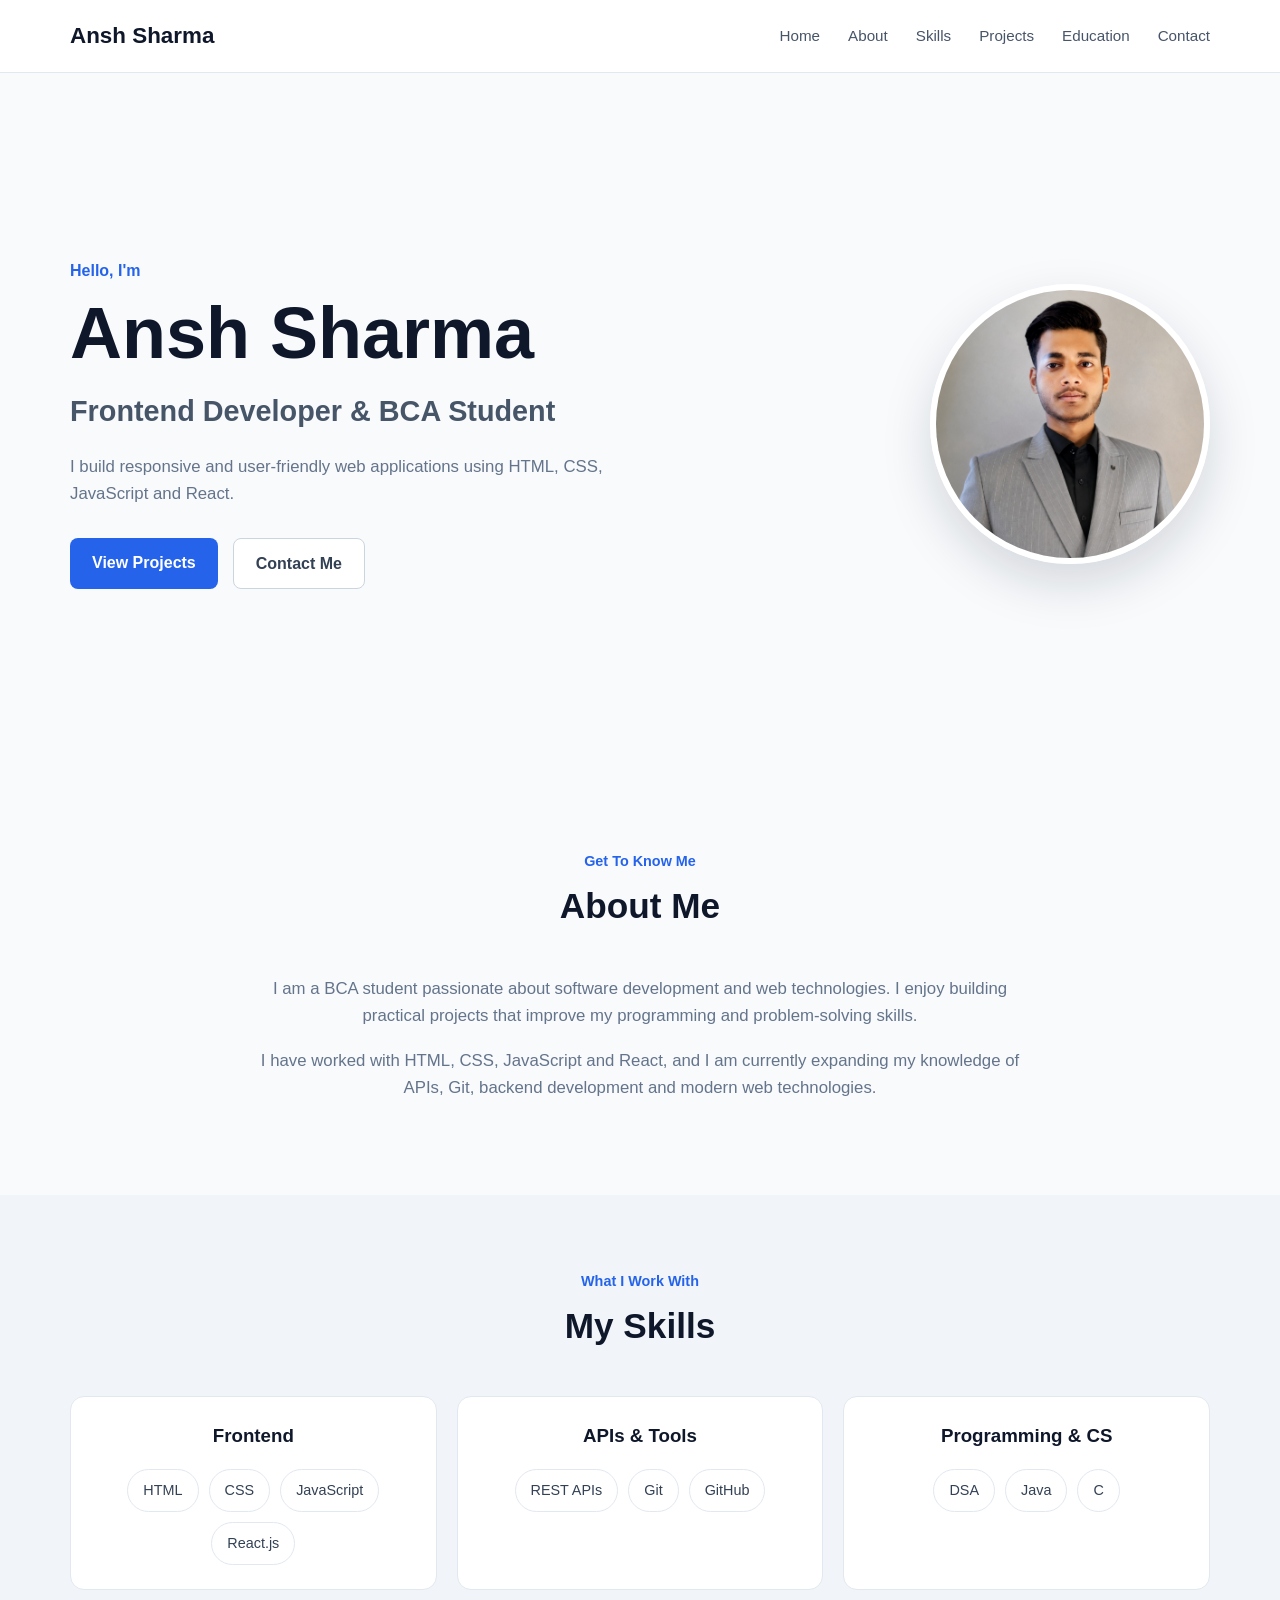
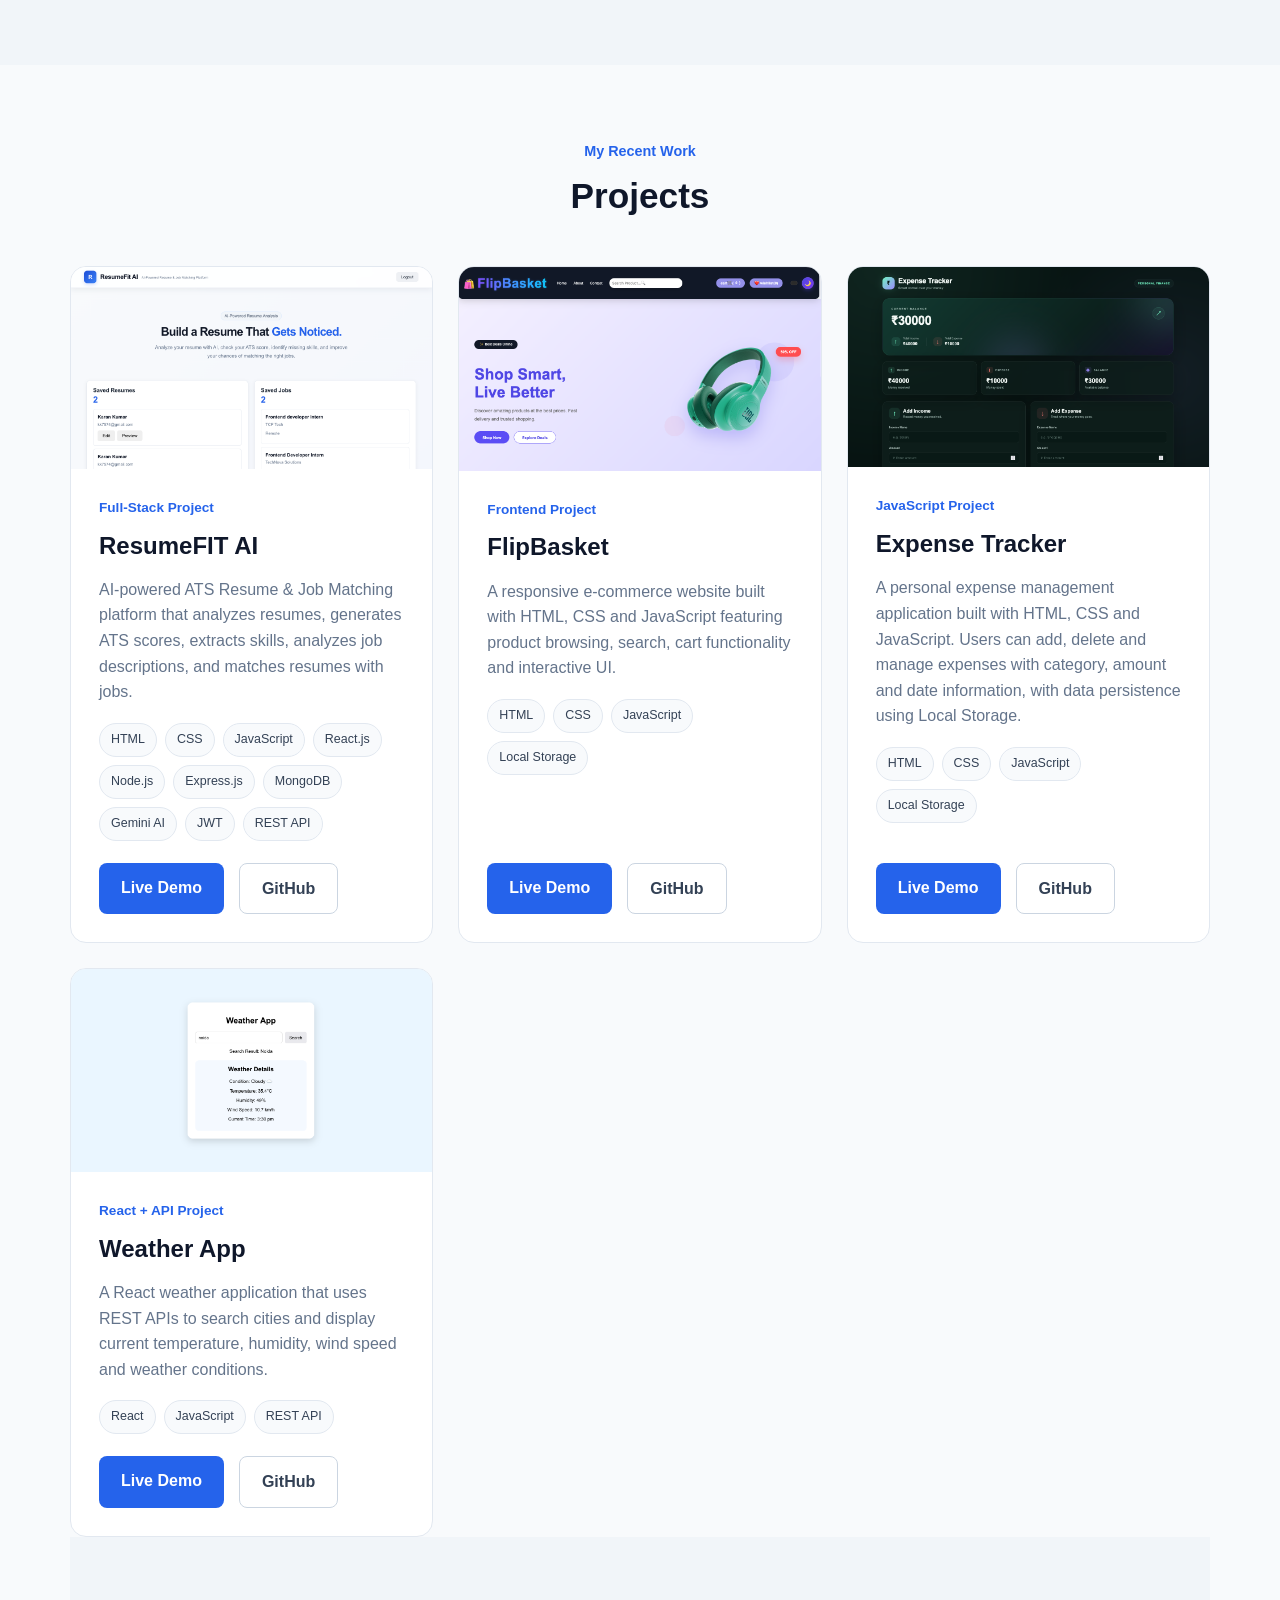
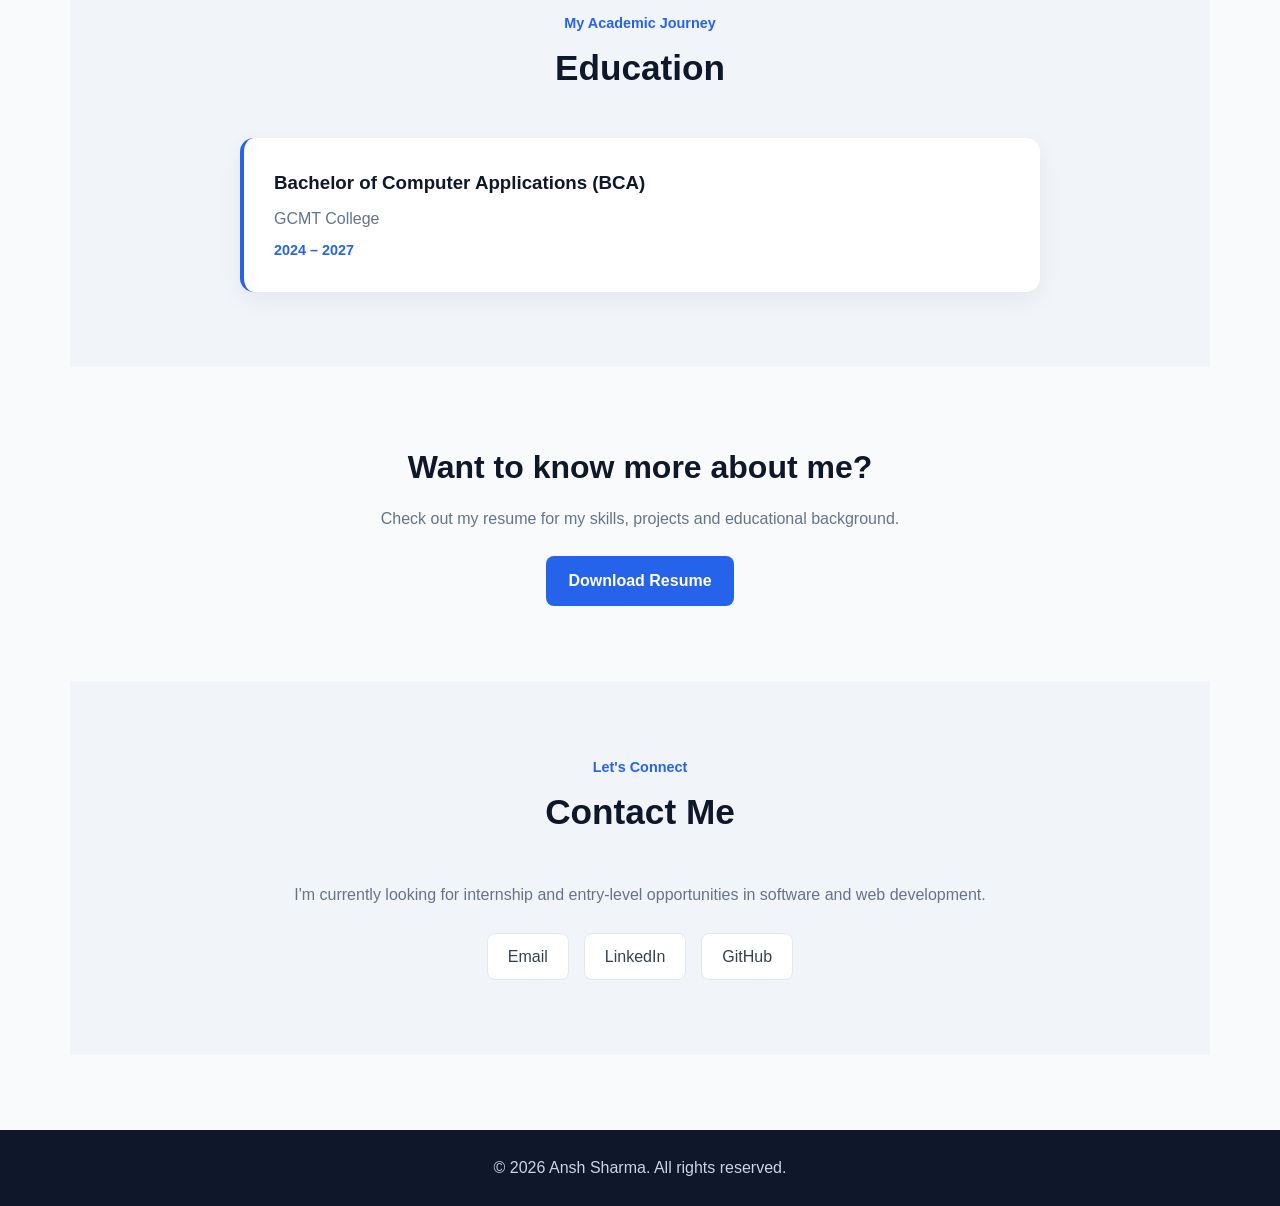
<file: index.html>
<!DOCTYPE html>
<html lang="en">

<head>
    <meta charset="UTF-8">
    <meta name="viewport" content="width=device-width, initial-scale=1.0">
    <meta name="description" content="Ansh Sharma — BCA student and aspiring full-stack developer portfolio.">
    <title>Ansh Sharma | Frontend Developer</title>
    <link rel="stylesheet" href="portfolio.css">
</head>

<body>
    <header class="header">
        <nav class="navbar">
            <a href="#home" class="logo">Ansh Sharma</a>

            <button class="menu-toggle" aria-label="Open navigation menu" aria-expanded="false">
                ☰
            </button>

            <ul class="nav-links">
                <li><a href="#home">Home</a></li>
                <li><a href="#about">About</a></li>
                <li><a href="#skills">Skills</a></li>
                <li><a href="#projects">Projects</a></li>
                <li><a href="#education">Education</a></li>
                <li><a href="#contact">Contact</a></li>
            </ul>
        </nav>
    </header>

    <main>
        <section id="home" class="hero reveal">
            <div class="hero-text">
                <p class="hero-subtitle">Hello, I'm</p>
                <h1>Ansh Sharma</h1>
                <h2>Frontend Developer &amp; BCA Student</h2>
                <p>
                    I build responsive and user-friendly web applications
                    using HTML, CSS, JavaScript and React.
                </p>

                <div class="hero-buttons">
                    <a href="#projects" class="btn primary-btn">View Projects</a>
                    <a href="#contact" class="btn secondary-btn">Contact Me</a>
                </div>
            </div>

            <div class="hero-image">
                <img src="ansh.png" alt="Ansh Sharma">
            </div>
        </section>

        <section id="about" class="section about reveal">
            <div class="section-heading">
                <p>Get To Know Me</p>
                <h2>About Me</h2>
            </div>

            <div class="about-content">
                <p>
                    I am a BCA student passionate about software development
                    and web technologies. I enjoy building practical projects
                    that improve my programming and problem-solving skills.
                </p>
                <p>
                    I have worked with HTML, CSS, JavaScript and React, and I
                    am currently expanding my knowledge of APIs, Git, backend
                    development and modern web technologies.
                </p>
            </div>
        </section>

        <section id="skills" class="section skills reveal">
            <div class="section-heading">
                <p>What I Work With</p>
                <h2>My Skills</h2>
            </div>

            <div class="skills-groups">
                <div class="skill-group">
                    <h3>Frontend</h3>
                    <div class="skills-container">
                        <span>HTML</span>
                        <span>CSS</span>
                        <span>JavaScript</span>
                        <span>React.js</span>
                    </div>
                </div>

                <div class="skill-group">
                    <h3>APIs &amp; Tools</h3>
                    <div class="skills-container">
                        <span>REST APIs</span>
                        <span>Git</span>
                        <span>GitHub</span>
                    </div>
                </div>

                <div class="skill-group">
                    <h3>Programming &amp; CS</h3>
                    <div class="skills-container">
                        <span>DSA</span>
                        <span>Java</span>
                        <span>C</span>
                    </div>
                </div>
            </div>
        </section>

        <section id="projects" class="section projects reveal">
            <div class="section-heading">
                <p>My Recent Work</p>
                <h2>Projects</h2>
            </div>

           <div class="projects-container">

            <!-- ResumeFIT AI-->
            <article class="project-card">
        
                <div class="project-image">
                    <img src="Screenshot11.png" alt="ResumeFIT AI screenshot">
                </div>
        
                <div class="project-content">
        
                    <p class="project-type">Full-Stack Project</p>
        
                    <h3>ResumeFIT AI</h3>
        
                    <p>
                        AI-powered ATS Resume & Job Matching platform
                        that analyzes resumes, generates ATS scores,
                        extracts skills, analyzes job descriptions,
                        and matches resumes with jobs.
                    </p>
        
                    <div class="tech-tags">
                        <span>HTML</span>
                        <span>CSS</span>
                        <span>JavaScript</span>
                        <span>React.js</span>
                        <span>Node.js</span>
                        <span>Express.js</span>
                        <span>MongoDB</span>
                        <span>Gemini AI</span>
                        <span>JWT</span>
                        <span>REST API</span>
                    </div>
        
                    <div class="project-buttons">
        
                        <a href="https://resumefit-ai-frontend.onrender.com"
                           target="_blank"
                           rel="noopener noreferrer"
                           class="btn primary-btn">
                            Live Demo
                        </a>
        
                        <a href="https://github.com/ansh-sharma-dev/ResumeFIT-AI"
                           target="_blank"
                           rel="noopener noreferrer"
                           class="btn secondary-btn">
                            GitHub
                        </a>
        
                    </div>
        
                </div>
            </article>
    <!-- FlipBasket -->
    <article class="project-card">

        <div class="project-image">
            <img src="Screenshot.png" alt="FlipBasket screenshot">
        </div>

        <div class="project-content">

            <p class="project-type">Frontend Project</p>

            <h3>FlipBasket</h3>

            <p>
                A responsive e-commerce website built with HTML, CSS
                and JavaScript featuring product browsing, search,
                cart functionality and interactive UI.
            </p>

            <div class="tech-tags">
                <span>HTML</span>
                <span>CSS</span>
                <span>JavaScript</span>
                <span>Local Storage</span>
            </div>

            <div class="project-buttons">

                <a href="https://ansh-sharma-dev.github.io/FlipBasket/"
                   target="_blank"
                   rel="noopener noreferrer"
                   class="btn primary-btn">
                    Live Demo
                </a>

                <a href="https://github.com/ansh-sharma-dev/FlipBasket"
                   target="_blank"
                   rel="noopener noreferrer"
                   class="btn secondary-btn">
                    GitHub
                </a>

            </div>

        </div>
    </article>


    <!-- Expense Tracker -->
    <article class="project-card">

        <div class="project-image">
            <img src="Screenshot02.png"
                 alt="Expense Tracker screenshot">
        </div>

        <div class="project-content">

            <p class="project-type">JavaScript Project</p>

            <h3>Expense Tracker</h3>

            <p>
                A personal expense management application built with
                HTML, CSS and JavaScript. Users can add, delete and
                manage expenses with category, amount and date
                information, with data persistence using Local Storage.
            </p>

            <div class="tech-tags">
                <span>HTML</span>
                <span>CSS</span>
                <span>JavaScript</span>
                <span>Local Storage</span>
            </div>

            <div class="project-buttons">

                <a href="https://ansh-sharma-dev.github.io/expense-tracker/"
                   target="_blank"
                   rel="noopener noreferrer"
                   class="btn primary-btn">
                    Live Demo
                </a>

                <a href="https://github.com/ansh-sharma-dev/expense-tracker"
                   target="_blank"
                   rel="noopener noreferrer"
                   class="btn secondary-btn">
                    GitHub
                </a>

            </div>

        </div>
    </article>


    <!-- Weather App -->
    <article class="project-card">

        <div class="project-image">
            <img src="Screenshot03.png"
                 alt="Weather App screenshot">
        </div>

        <div class="project-content">

            <p class="project-type">React + API Project</p>

            <h3>Weather App</h3>

            <p>
                A React weather application that uses REST APIs to
                search cities and display current temperature,
                humidity, wind speed and weather conditions.
            </p>

            <div class="tech-tags">
                <span>React</span>
                <span>JavaScript</span>
                <span>REST API</span>
            </div>

            <div class="project-buttons">

                <a href="https://ansh-sharma-dev.github.io/weather-app/"
                   target="_blank"
                   rel="noopener noreferrer"
                   class="btn primary-btn">
                    Live Demo
                </a>

                <a href="https://github.com/ansh-sharma-dev/weather-app"
                   target="_blank"
                   rel="noopener noreferrer"
                   class="btn secondary-btn">
                    GitHub
                </a>

            </div>

        </div>
    </article>

</div>
        <section id="education" class="section education reveal">
            <div class="section-heading">
                <p>My Academic Journey</p>
                <h2>Education</h2>
            </div>

            <div class="education-card">
                <h3>Bachelor of Computer Applications (BCA)</h3>
                <p>GCMT College</p>
                <span>2024 – 2027</span>
            </div>
        </section>

        <section class="section resume reveal">
            <div class="resume-content">
                <h2>Want to know more about me?</h2>
                <p>
                    Check out my resume for my skills, projects and
                    educational background.
                </p>
                <a href="resume.pdf" download class="btn primary-btn">
                    Download Resume
                </a>
            </div>
        </section>

        <section id="contact" class="section contact reveal">
            <div class="section-heading">
                <p>Let's Connect</p>
                <h2>Contact Me</h2>
            </div>

            <div class="contact-content">
                <p>
                    I'm currently looking for internship and entry-level
                    opportunities in software and web development.
                </p>

                <div class="contact-links">
                    <a href="mailto:ansh.sharma.dev7@gmail.com">Email</a>
                    <a href="https://linkedin.com/in/ansh-sharma-6a2a36344" target="_blank"
                        rel="noopener noreferrer">LinkedIn</a>
                    <a href="https://github.com/ansh-sharma-dev" target="_blank" rel="noopener noreferrer">GitHub</a>
                </div>
            </div>
        </section>
    </main>

    <footer class="footer">
        <p>© 2026 Ansh Sharma. All rights reserved.</p>
    </footer>

    <script src="portfolio.js"></script>
</body>

</html>
</file>
<file: portfolio.css>
* {
    margin: 0;
    padding: 0;
    box-sizing: border-box;
}

html {
    scroll-behavior: smooth;
}

body {
    font-family: Arial, Helvetica, sans-serif;
    background: #f8fafc;
    color: #1e293b;
    line-height: 1.6;
}

a {
    text-decoration: none;
    color: inherit;
}

ul {
    list-style: none;
}

img {
    max-width: 100%;
    display: block;
}

.header {
    position: sticky;
    top: 0;
    z-index: 1000;
    background: rgba(255, 255, 255, 0.96);
    border-bottom: 1px solid #e2e8f0;
    backdrop-filter: blur(10px);
}

.navbar {
    max-width: 1200px;
    margin: auto;
    padding: 18px 30px;
    display: flex;
    align-items: center;
    justify-content: space-between;
    gap: 30px;
}

.logo {
    font-size: 1.4rem;
    font-weight: 700;
    color: #0f172a;
}

.nav-links {
    display: flex;
    align-items: center;
    gap: 28px;
}

.nav-links a {
    color: #475569;
    font-size: 0.95rem;
    font-weight: 500;
    transition: 0.3s ease;
}

.nav-links a:hover {
    color: #2563eb;
}

.menu-toggle {
    display: none;
    border: 1px solid #cbd5e1;
    background: #fff;
    color: #334155;
    border-radius: 8px;
    padding: 7px 10px;
    font-size: 1.1rem;
    cursor: pointer;
}

.hero {
    max-width: 1200px;
    min-height: 78vh;
    margin: auto;
    padding: 70px 30px;
    display: flex;
    align-items: center;
    justify-content: space-between;
    gap: 60px;
}

.hero-text {
    max-width: 650px;
}

.hero-subtitle {
    color: #2563eb;
    font-size: 1rem;
    font-weight: 600;
    margin-bottom: 10px;
}

.hero h1 {
    font-size: clamp(2.5rem, 6vw, 4.5rem);
    line-height: 1.1;
    color: #0f172a;
    margin-bottom: 15px;
}

.hero h2 {
    font-size: clamp(1.2rem, 3vw, 1.8rem);
    color: #475569;
    margin-bottom: 20px;
}

.hero-text > p:last-of-type {
    max-width: 600px;
    color: #64748b;
    font-size: 1.05rem;
    margin-bottom: 30px;
}

.hero-buttons,
.project-buttons {
    display: flex;
    flex-wrap: wrap;
    gap: 15px;
}

.btn {
    display: inline-block;
    padding: 12px 22px;
    border-radius: 8px;
    font-weight: 600;
    transition: 0.3s ease;
}

.primary-btn {
    background: #2563eb;
    color: #fff;
}

.primary-btn:hover {
    background: #1d4ed8;
    transform: translateY(-2px);
}

.secondary-btn {
    border: 1px solid #cbd5e1;
    color: #334155;
    background: #fff;
}

.secondary-btn:hover {
    border-color: #2563eb;
    color: #2563eb;
    transform: translateY(-2px);
}

.hero-image {
    flex-shrink: 0;
}

.hero-image img {
    width: 280px;
    height: 280px;
    object-fit: cover;
    border-radius: 50%;
    border: 6px solid #fff;
    box-shadow: 0 20px 50px rgba(15, 23, 42, 0.15);
}

.section {
    max-width: 1200px;
    margin: auto;
    padding: 75px 30px;
}

.section-heading {
    text-align: center;
    margin-bottom: 42px;
}

.section-heading p {
    color: #2563eb;
    font-size: 0.9rem;
    font-weight: 600;
    margin-bottom: 5px;
}

.section-heading h2 {
    font-size: 2.2rem;
    color: #0f172a;
}

.about-content {
    max-width: 800px;
    margin: auto;
    text-align: center;
}

.about-content p {
    color: #64748b;
    margin-bottom: 18px;
    font-size: 1.05rem;
}

.skills {
    background: #f1f5f9;
    max-width: none;
}

.skills .section-heading,
.skills-groups {
    max-width: 1140px;
    margin-left: auto;
    margin-right: auto;
}

.skills-groups {
    display: grid;
    grid-template-columns: repeat(3, 1fr);
    gap: 20px;
}

.skill-group {
    background: #fff;
    border: 1px solid #e2e8f0;
    border-radius: 14px;
    padding: 24px;
}

.skill-group h3 {
    color: #0f172a;
    text-align: center;
    margin-bottom: 18px;
}

.skills-container {
    display: flex;
    justify-content: center;
    flex-wrap: wrap;
    gap: 10px;
}

.skills-container span,
.tech-tags span {
    background: #fff;
    color: #334155;
    padding: 9px 15px;
    border: 1px solid #e2e8f0;
    border-radius: 30px;
    font-size: 0.9rem;
    font-weight: 500;
    transition: 0.3s ease;
}

.skills-container span:hover,
.tech-tags span:hover {
    color: #2563eb;
    border-color: #2563eb;
    transform: translateY(-2px);
}

.projects-container {
    display: grid;
    grid-template-columns: repeat(3, 1fr);
    gap: 25px;
}

@media (max-width: 1000px) {
    .projects-container {
        grid-template-columns: repeat(2, 1fr);
    }
}

@media (max-width: 600px) {
    .projects-container {
        grid-template-columns: 1fr;
    }
}

.project-image img {
    width: 100%;
    height: 100%;
    object-fit: cover;
    display: block;
}
.project-card {
    overflow: hidden;
    background: #fff;
    border: 1px solid #e2e8f0;
    border-radius: 16px;
    transition: 0.3s ease;
}

.project-card:hover {
    transform: translateY(-6px);
    box-shadow: 0 18px 40px rgba(15, 23, 42, 0.1);
}


.project-placeholder {
    color: #64748b;
    font-size: 1.3rem;
    font-weight: 700;
}

.project-content {
    padding: 28px;
}

.project-type {
    color: #2563eb;
    font-size: 0.85rem;
    font-weight: 600;
    margin-bottom: 8px;
}

.project-card h3 {
    font-size: 1.5rem;
    color: #0f172a;
    margin-bottom: 12px;
}

.project-card p:not(.project-type) {
    color: #64748b;
    margin-bottom: 18px;
}

.tech-tags {
    display: flex;
    flex-wrap: wrap;
    gap: 8px;
    margin-bottom: 22px;
}

.tech-tags span {
    padding: 6px 11px;
    font-size: 0.78rem;
    background: #f8fafc;
}

.education {
    background: #f1f5f9;
    max-width: none;
}

.education .section-heading,
.education-card {
    max-width: 800px;
    margin-left: auto;
    margin-right: auto;
}

.education-card {
    background: #fff;
    padding: 30px;
    border-radius: 14px;
    border-left: 4px solid #2563eb;
    box-shadow: 0 8px 25px rgba(15, 23, 42, 0.06);
}

.education-card h3 {
    color: #0f172a;
    margin-bottom: 8px;
}

.education-card p {
    color: #64748b;
    margin-bottom: 5px;
}

.education-card span {
    color: #2563eb;
    font-size: 0.9rem;
    font-weight: 600;
}

.resume-content {
    text-align: center;
    max-width: 700px;
    margin: auto;
}

.resume-content h2 {
    color: #0f172a;
    font-size: 2rem;
    margin-bottom: 12px;
}

.resume-content p {
    color: #64748b;
    margin-bottom: 25px;
}

.contact {
    background: #f1f5f9;
    max-width: none;
}

.contact .section-heading,
.contact-content {
    max-width: 800px;
    margin-left: auto;
    margin-right: auto;
}

.contact-content {
    text-align: center;
}

.contact-content > p {
    color: #64748b;
    margin-bottom: 25px;
}

.contact-links {
    display: flex;
    justify-content: center;
    flex-wrap: wrap;
    gap: 15px;
}

.contact-links a {
    background: #fff;
    border: 1px solid #e2e8f0;
    padding: 10px 20px;
    border-radius: 8px;
    color: #334155;
    font-weight: 500;
    transition: 0.3s ease;
}

.contact-links a:hover {
    color: #2563eb;
    border-color: #2563eb;
    transform: translateY(-2px);
}

.footer {
    background: #0f172a;
    color: #cbd5e1;
    text-align: center;
    padding: 25px 20px;
}

.reveal {
    opacity: 0;
    transform: translateY(25px);
    transition: opacity 0.7s ease, transform 0.7s ease;
}

.reveal.show {
    opacity: 1;
    transform: translateY(0);
}

@media (max-width: 900px) {
    .navbar {
        padding: 16px 20px;
    }

    .menu-toggle {
        display: block;
    }

    .nav-links {
        display: none;
        width: 100%;
        flex-direction: column;
        gap: 14px;
        padding: 12px 0 4px;
    }

    .nav-links.open {
        display: flex;
    }

    .navbar {
        flex-wrap: wrap;
    }

    .hero {
        min-height: auto;
        padding: 65px 25px;
        flex-direction: column-reverse;
        text-align: center;
    }

    .hero-text {
        max-width: 700px;
    }

    .hero-buttons {
        justify-content: center;
    }

    .projects-container,
    .skills-groups {
        grid-template-columns: 1fr;
    }
}

@media (max-width: 600px) {
    .navbar {
        padding: 15px;
    }

    .hero {
        padding: 50px 20px;
        gap: 32px;
    }

    .hero-image img {
        width: 210px;
        height: 210px;
    }

    .hero-text > p:last-of-type {
        font-size: 0.95rem;
    }

    .hero-buttons {
        flex-direction: column;
        align-items: stretch;
    }

    .hero-buttons .btn {
        text-align: center;
    }

    .section {
        padding: 60px 20px;
    }

    .section-heading {
        margin-bottom: 32px;
    }

    .section-heading h2 {
        font-size: 1.8rem;
    }

    .project-content {
        padding: 22px;
    }

    .project-buttons {
        flex-direction: column;
    }

    .project-buttons .btn {
        text-align: center;
    }

    .education-card {
        padding: 22px;
    }
}

@media (prefers-reduced-motion: reduce) {
    html {
        scroll-behavior: auto;
    }

    .reveal {
        opacity: 1;
        transform: none;
        transition: none;
    }

    .btn,
    .project-card,
    .skills-container span,
    .contact-links a {
        transition: none;
    }
}

.project-card {
    display: flex;
    flex-direction: column;
}

.project-content {
    display: flex;
    flex-direction: column;
    flex: 1;
}

.project-buttons {
    margin-top: auto;
}
</file>
